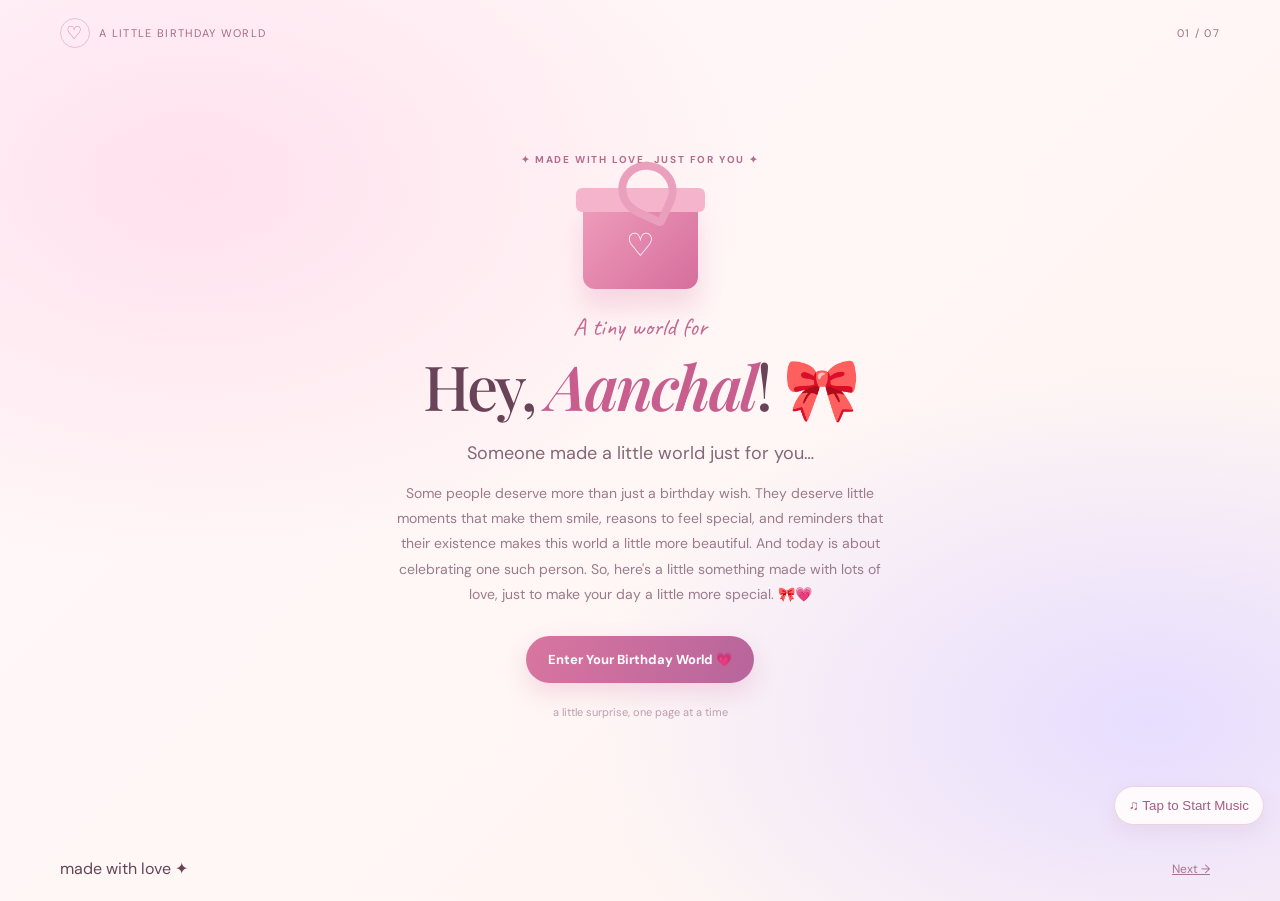
<file: index.html>
<!DOCTYPE html>
<html lang="en">
<head>
<meta charset="UTF-8"><meta name="viewport" content="width=device-width, initial-scale=1">
<title>A Little Birthday World 🎀</title><link rel="stylesheet" href="index.css">
</head>
<body data-song="0">
<div class="decor" id="decor" aria-hidden="true"></div>
<header><div class="brand"><span class="heartmark">♡</span><span>A little birthday world</span></div><div>01 / 07</div></header>
<main><section class="page"><div class="eyebrow">✦ MADE WITH LOVE, JUST FOR YOU ✦</div><div class="gift">♡</div>
<p class="script">A tiny world for</p><h1>Hey, <em id="herName">Birthday Girl</em>! 🎀</h1>
<p class="lead">Someone made a little world just for you…</p><p class="copy">Some people deserve more than just a birthday wish. They deserve little moments that make them smile, reasons to feel special, and reminders that their existence makes this world a little more beautiful. And today is about celebrating one such person. So, here's a little something made with lots of love, just to make your day a little more special. 🎀💗</p>
<a class="btn" href="pages/surprise.html">Enter Your Birthday World 💗</a><span class="note">a little surprise, one page at a time</span></section></main>
<button class="music" id="musicButton">♫ Music: Off</button><audio id="audio" loop></audio>
<footer><span class="footer-note">made with love ✦</span><a class="nav" href="pages/surprise.html">Next →</a></footer>
<script src="config.js"></script><script src="index.js"></script>
</body></html>
</file>
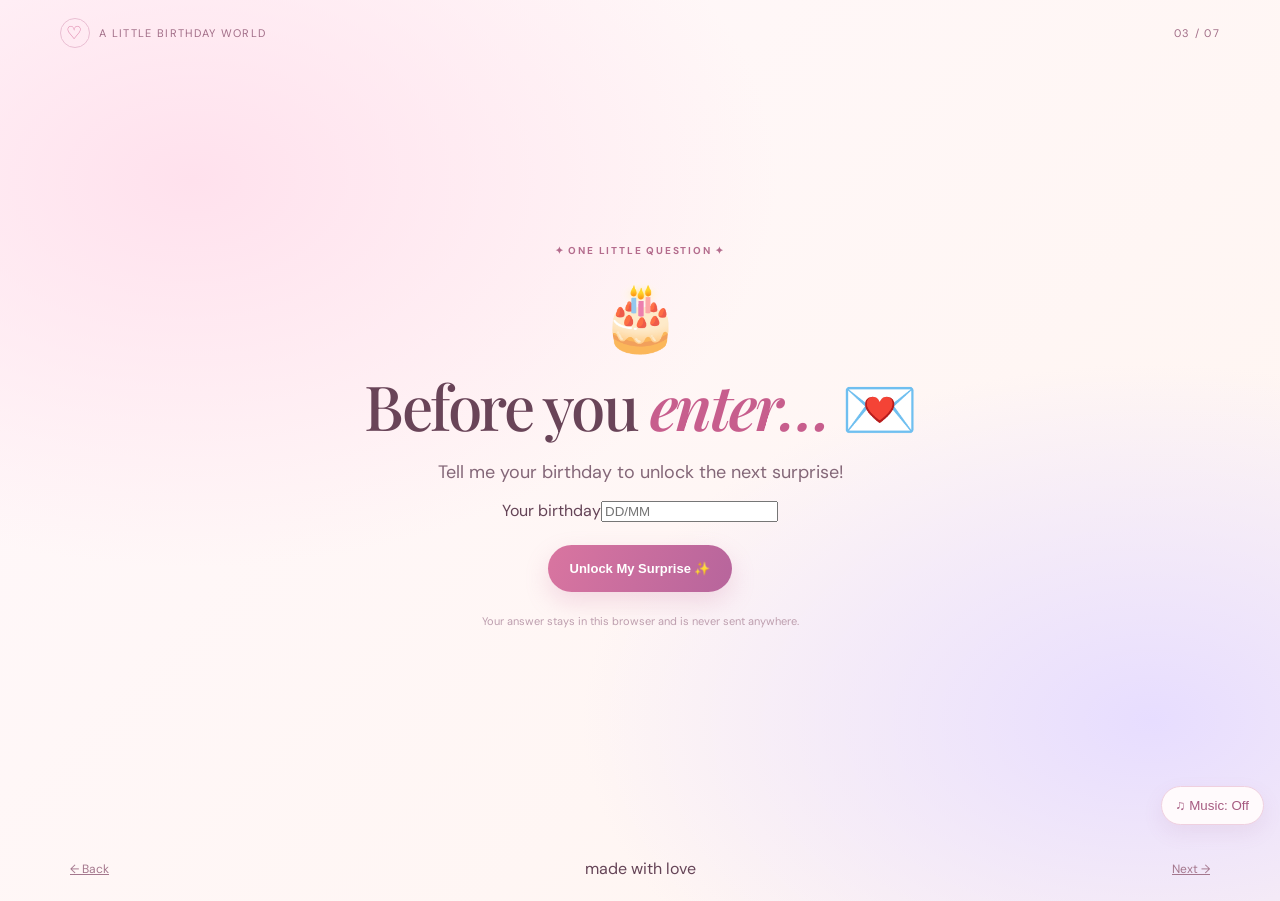
<file: pages/birthday-check.html>
<!DOCTYPE html>
<html lang="en">
<head>
<meta charset="UTF-8"><meta name="viewport" content="width=device-width, initial-scale=1">
<title>Birthday Check 💌</title><link rel="stylesheet" href="birthday-check.css">
</head>
<body data-song="2">
<div class="decor" id="decor" aria-hidden="true"></div>
<header><div class="brand"><span class="heartmark">♡</span><span>A little birthday world</span></div><div>03 / 07</div></header>
<main><section class="page"><div class="eyebrow">✦ ONE LITTLE QUESTION ✦</div><div style="font-size:65px;margin-bottom:12px">🎂</div>
<h1>Before you <em>enter…</em> 💌</h1><p class="lead">Tell me your birthday to unlock the next surprise!</p>
<form id="birthdayForm"><label for="birth">Your birthday</label><input type="text" id="birth" placeholder="DD/MM" maxlength="5" pattern="(0[1-9]|[12][0-9]|3[01])/(0[1-9]|1[0-2])" required><div class="error" id="error" role="alert"></div>
<button class="btn" type="submit">Unlock My Surprise ✨</button></form><span class="note">Your answer stays in this browser and is never sent anywhere.</span></section></main>
<button class="music" id="musicButton">♫ Music: Off</button><audio id="audio" loop></audio>
<footer><a class="nav" href="surprise.html">← Back</a><span class="footer-note">made with love</span><a class="nav" href="wish.html">Next →</a></footer>
<script src="../config.js"></script><script src="birthday-check.js"></script>
</body></html>
</file>
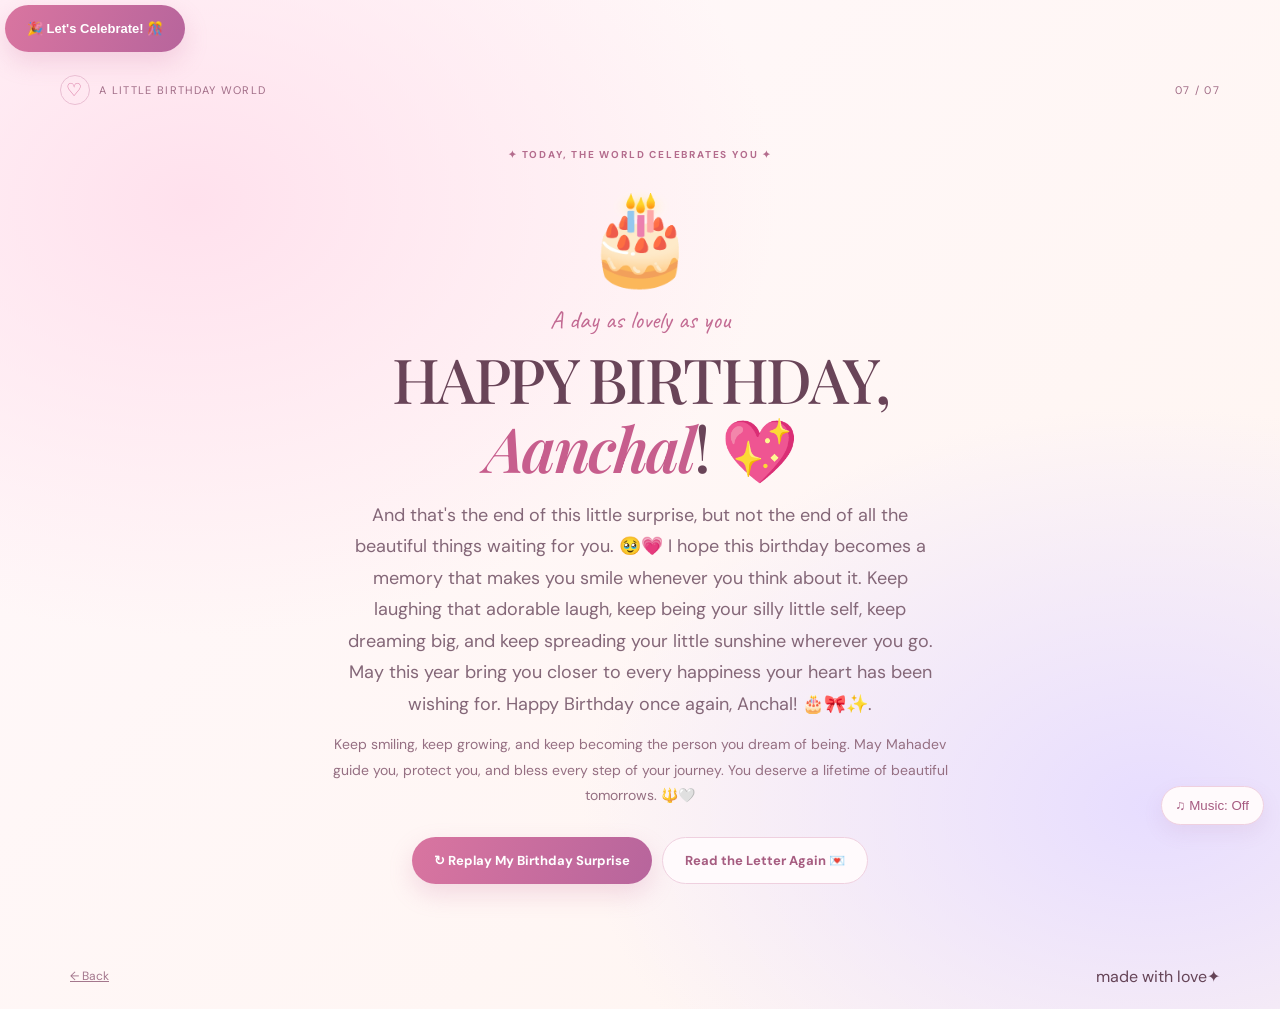
<file: pages/finale.html>
<!DOCTYPE html>
<html lang="en">
<head>
<meta charset="UTF-8"><meta name="viewport" content="width=device-width, initial-scale=1">
<title>Happy Birthday 💖</title><link rel="stylesheet" href="finale.css">
</head>

<button class="btn party-button" id="partyButton">
  🎉 Let's Celebrate! 🎊
</button>
<div id="confetti-container"></div>

<body data-song="6">
<div class="decor" id="decor" aria-hidden="true"></div>
<header><div class="brand"><span class="heartmark">♡</span><span>A little birthday world</span></div><div>07 / 07</div></header>
<main><section class="page"><div class="eyebrow">✦ TODAY, THE WORLD CELEBRATES YOU ✦</div><div class="cake">🎂</div>
<p class="script">A day as lovely as you</p><h1>HAPPY BIRTHDAY,<br><em id="herName">Birthday Girl</em>! 💖</h1>
<p class="lead">And that's the end of this little surprise, but not the end of all the beautiful things waiting for you. 🥹💗 I hope this birthday becomes a memory that makes you smile whenever you think about it. Keep laughing that adorable laugh, keep being your silly little self, keep dreaming big, and keep spreading your little sunshine wherever you go. May this year bring you closer to every happiness your heart has been wishing for. Happy Birthday once again, Anchal! 🎂🎀✨.</p>
<p class="finalwish">Keep smiling, keep growing, and keep becoming the person you dream of being. May Mahadev guide you, protect you, and bless every step of your journey. You deserve a lifetime of beautiful tomorrows. 🔱🤍</p>
<a class="btn" href="../index.html">↻ Replay My Birthday Surprise</a><a class="btn alt" href="letter.html">Read the Letter Again 💌</a></section></main>
<button class="music" id="musicButton">♫ Music: Off</button><audio id="audio" loop></audio>
<footer><a class="nav" href="gifts.html">← Back</a><span class="footer-note">made with love✦</span></footer>
<script src="../config.js"></script><script src="finale.js"></script>
</body></html>
</file>
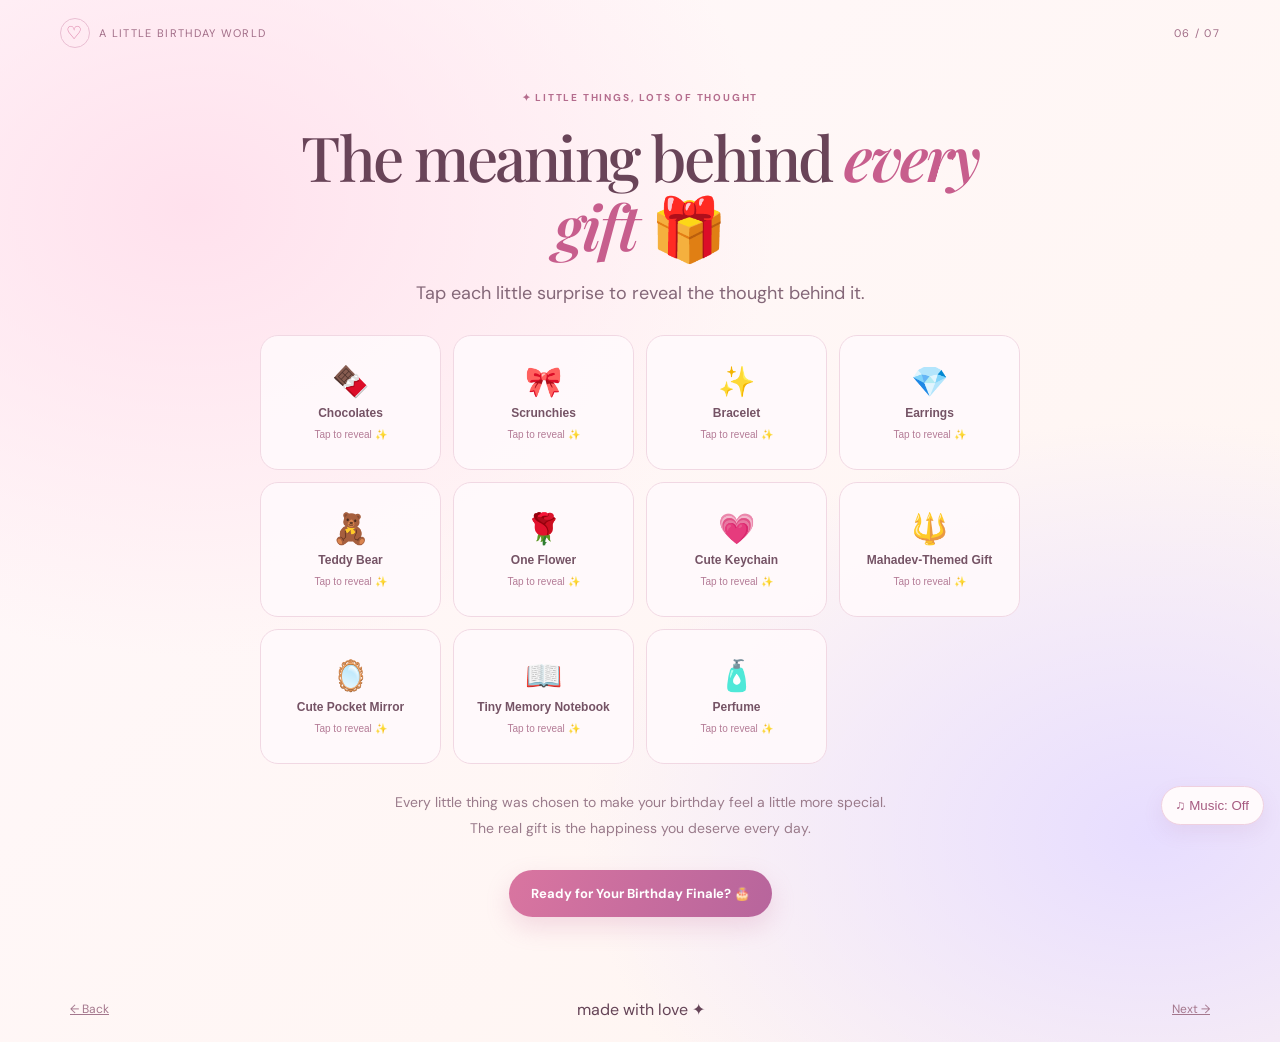
<file: pages/gifts.html>
<!DOCTYPE html>
<html lang="en">
<head>
<meta charset="UTF-8"><meta name="viewport" content="width=device-width, initial-scale=1">
<title>The Meaning Behind Every Gift 🎁</title><link rel="stylesheet" href="gifts.css">
</head>
<body data-song="5">
<div class="decor" id="decor" aria-hidden="true"></div>
<header><div class="brand"><span class="heartmark">♡</span><span>A little birthday world</span></div><div>06 / 07</div></header>
<main><section class="page"><div class="eyebrow">✦ LITTLE THINGS, LOTS OF THOUGHT</div><h1>The meaning behind <em>every gift</em> 🎁</h1>
<p class="lead">Tap each little surprise to reveal the thought behind it.</p><div class="gifts" id="gifts"></div>
<p class="copy">Every little thing was chosen to make your birthday feel a little more special. The real gift is the happiness you deserve every day.</p>
<a class="btn" href="finale.html">Ready for Your Birthday Finale? 🎂</a></section></main>
<button class="music" id="musicButton">♫ Music: Off</button><audio id="audio" loop></audio>
<footer><a class="nav" href="letter.html">← Back</a><span class="footer-note">made with love ✦</span><a class="nav" href="finale.html">Next →</a></footer>
<script src="../config.js"></script><script src="gifts.js"></script>
</body></html>
</file>
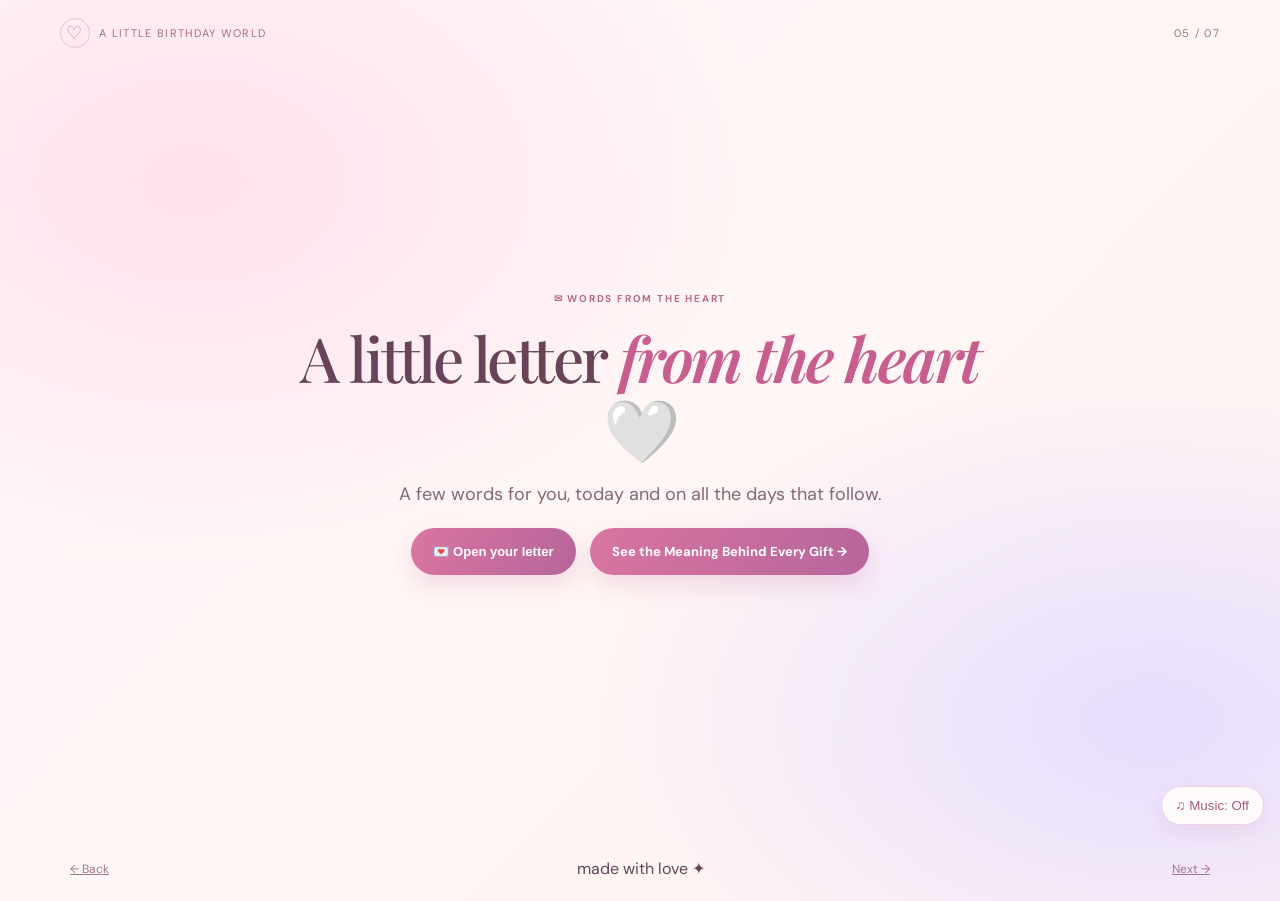
<file: pages/letter.html>
<!DOCTYPE html>
<html lang="en">
<head>
<meta charset="UTF-8"><meta name="viewport" content="width=device-width, initial-scale=1">
<title>A Letter From the Heart 💌</title><link rel="stylesheet" href="letter.css">
</head>
<body data-song="4">
<div class="decor" id="decor" aria-hidden="true"></div>
<header><div class="brand"><span class="heartmark">♡</span><span>A little birthday world</span></div><div>05 / 07</div></header>
<main><section class="page"><div class="eyebrow">✉ WORDS FROM THE HEART</div><h1>A little letter <em>from the heart</em> 🤍</h1>
<p class="lead">A few words for you, today and on all the days that follow.</p>
<button class="btn" id="openletter">💌 Open your letter</button><article class="letter" id="letter" hidden></article>
<div id="letterNext" hidden><button class="btn alt" id="fold">Fold the Letter</button></div>
<a class="btn" href="gifts.html">See the Meaning Behind Every Gift →</a></section></main>
<button class="music" id="musicButton">♫ Music: Off</button><audio id="audio" loop></audio>
<footer><a class="nav" href="wish.html">← Back</a><span class="footer-note">made with love ✦</span><a class="nav" href="gifts.html">Next →</a></footer>
<script src="../config.js"></script><script src="letter.js"></script>
</body></html>
</file>
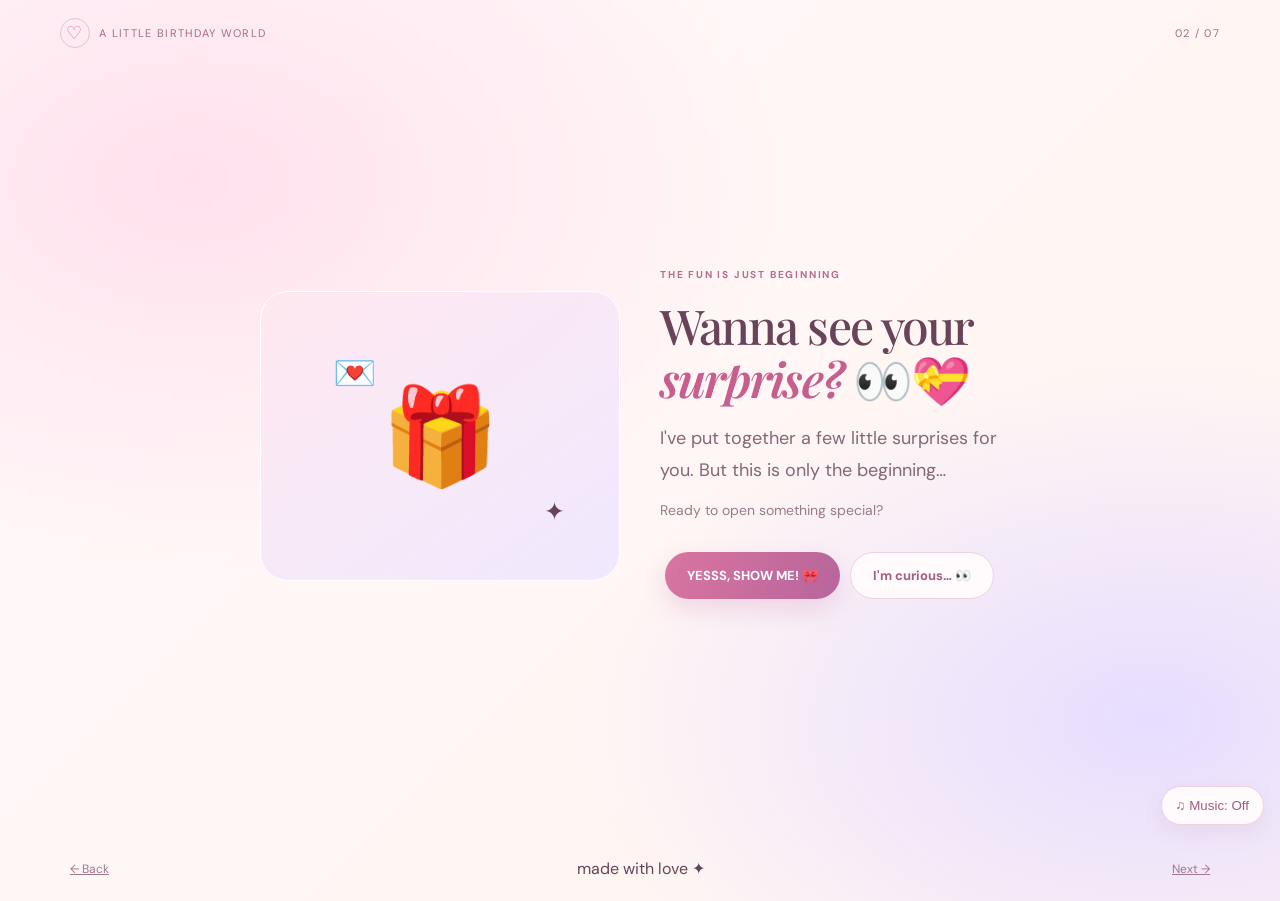
<file: pages/surprise.html>
<!DOCTYPE html>
<html lang="en">
<head>
<meta charset="UTF-8"><meta name="viewport" content="width=device-width, initial-scale=1">
<title>Your Birthday Surprise 🎁</title><link rel="stylesheet" href="surprise.css">
</head>
<body data-song="1">
<div class="decor" id="decor" aria-hidden="true"></div>
<header><div class="brand"><span class="heartmark">♡</span><span>A little birthday world</span></div><div>02 / 07</div></header>
<main><section class="page"><div class="split"><div class="art"><div class="emoji">🎁</div><span style="position:absolute;top:20%;left:20%;font-size:35px">💌</span><span style="position:absolute;right:15%;bottom:18%;font-size:25px">✦</span></div>
<div><div class="eyebrow">THE FUN IS JUST BEGINNING</div><h1>Wanna see your <em>surprise?</em> 👀💝</h1>
<p class="lead">I've put together a few little surprises for you. But this is only the beginning…</p><p class="copy">Ready to open something special?</p>
<a class="btn" href="birthday-check.html">YESSS, SHOW ME! 🎀</a><a class="btn alt" href="birthday-check.html">I'm curious… 👀</a></div></div></section></main>
<button class="music" id="musicButton">♫ Music: Off</button><audio id="audio" loop></audio>
<footer><a class="nav" href="../index.html">← Back</a><span class="footer-note">made with love ✦</span><a class="nav" href="birthday-check.html">Next →</a></footer>
<script src="../config.js"></script><script src="surprise.js"></script>
</body></html>
</file>
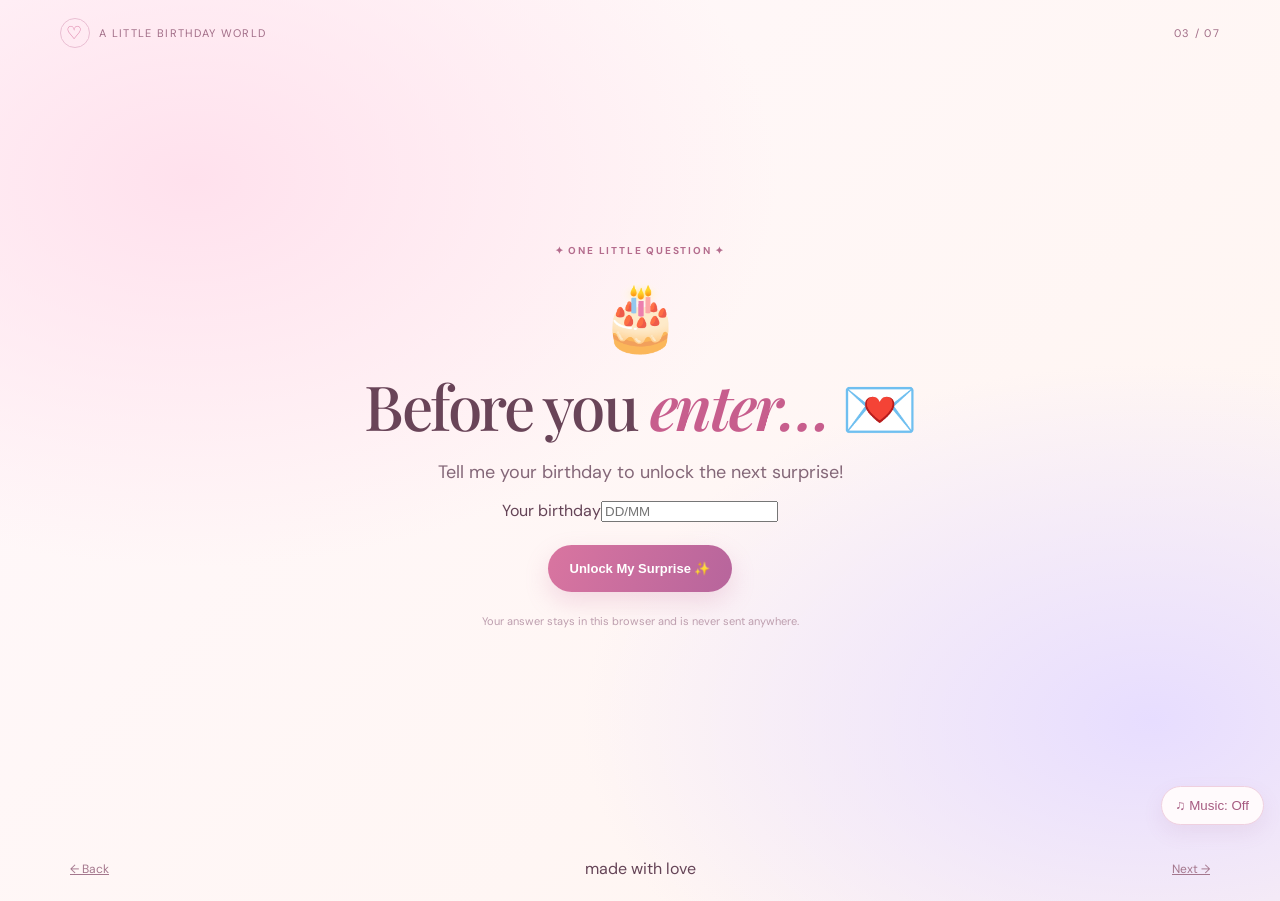
<file: pages/wish.html>
<!DOCTYPE html>
<html lang="en">
<head>
<meta charset="UTF-8"><meta name="viewport" content="width=device-width, initial-scale=1">
<title>A Little Wish 🌷</title><link rel="stylesheet" href="wish.css">
</head>
<body data-song="3">
<div class="decor" id="decor" aria-hidden="true"></div>
<header><div class="brand"><span class="heartmark">♡</span><span>A little birthday world</span></div><div>04 / 07</div></header>
<main><section class="page"><div class="split"><div class="art"><div class="flowerstage"><div class="stem"></div><div class="leaf l"></div><div class="leaf r"></div><div class="bloom" id="bloom"></div></div></div>
<div><div class="eyebrow">✿ A LITTLE WISH FOR YOU</div><h1>For the girl who deserves <em>beautiful things</em> 🌷</h1>
<p class="lead">If I could wish one thing for you, it would be that life always treats your heart gently. That even on the days when things don't go your way, you find a reason to smile. That you never doubt your worth, never stop dreaming, and never feel that you have to change your beautiful little self to be enough. You deserve happiness in its purest form. 🌷🤍</p>
<p class="copy" style="color:#b65f8a">May your life always find a way to bloom, even after the hardest days. 🤍</p><a class="btn" href="letter.html">There's More for You 💌</a></div></div></section></main>
<button class="music" id="musicButton">♫ Music: Off</button><audio id="audio" loop></audio>
<footer><a class="nav" href="birthday-check.html">← Back</a><span class="footer-note">made with love ✦</span><a class="nav" href="letter.html">Next →</a></footer>
<script src="../config.js"></script><script src="wish.js"></script>
</body></html>
</file>
<file: index.css>
@import url('https://fonts.googleapis.com/css2?family=Caveat:wght@500;600&family=DM+Sans:wght@400;500;700&family=Playfair+Display:ital,wght@0,500;0,600;1,600&display=swap');
:root{--pink:#d975a0;--deep:#b75c88;--ink:#654457;--soft:#9a7b8d}
*{box-sizing:border-box}
body{margin:0;font-family:'DM Sans',sans-serif;color:var(--ink);min-height:100vh;background:radial-gradient(ellipse at 15% 20%,#ffe1ed,transparent 38%),radial-gradient(ellipse at 90% 80%,#e7ddff,transparent 35%),linear-gradient(135deg,#fff8fb,#fff5f0);overflow-x:hidden}
header{display:flex;justify-content:space-between;align-items:center;padding:18px clamp(18px,5vw,60px);font-size:11px;letter-spacing:.12em;text-transform:uppercase;color:#a16d87;position:relative;z-index:2}
.brand{display:flex;gap:9px;align-items:center}.heartmark{border:1px solid #e9bed2;border-radius:50%;width:30px;height:30px;display:grid;place-items:center;font-size:18px;color:var(--pink)}
main{min-height:calc(100vh - 130px);display:flex;justify-content:center;align-items:center;padding:25px 18px 55px;position:relative;z-index:1}
.page{width:min(760px,100%);text-align:center;animation:appear .45s ease}
@keyframes appear{from{opacity:0;transform:translateY(12px)}to{opacity:1;transform:none}}@keyframes float{50%{transform:translateY(-9px) rotate(2deg)}}@keyframes rise{to{transform:translateY(-110vh) rotate(180deg);opacity:0}}
.decor{position:fixed;inset:0;pointer-events:none;overflow:hidden;z-index:0}.decor span{position:absolute;bottom:-30px;left:var(--x);font-size:var(--s);color:#d98ab0a0;animation:rise var(--t) linear infinite;animation-delay:var(--d)}
.eyebrow{font-size:10px;letter-spacing:.18em;font-weight:700;color:#b46c8d;margin-bottom:18px}
h1{font:500 clamp(35px,7vw,62px)/1.12 'Playfair Display',serif;letter-spacing:-.04em;margin:8px 0 17px;color:#694458}h1 em{font-weight:600;color:#c75e8d}
.script{font:25px 'Caveat',cursive;color:#c36b93;margin:0}.lead{font-size:clamp(15px,2vw,18px);line-height:1.75;color:#846778;max-width:590px;margin:0 auto 12px}
.copy{font-size:14px;line-height:1.8;color:#9a7b8b;max-width:510px;margin:8px auto 24px}
.btn{display:inline-flex;align-items:center;justify-content:center;gap:9px;border:0;border-radius:999px;background:linear-gradient(110deg,#d975a0,#b7659c);color:white;font-weight:700;font-size:13px;padding:14px 22px;min-height:47px;box-shadow:0 10px 25px #cb7ba43d;cursor:pointer;margin:5px;text-decoration:none;transition:.2s}
.btn:hover{transform:translateY(-2px)}.btn.alt{background:#fffafc;color:#a65c80;border:1px solid #efd0df;box-shadow:none}
.note{display:block;color:#bd9eae;font-size:11px;margin-top:17px}
.gift{width:115px;height:88px;margin:35px auto 22px;background:linear-gradient(135deg,#ef9dbb,#d66e9d);border-radius:8px 8px 12px 12px;position:relative;display:grid;place-items:center;color:white;font-size:32px;box-shadow:0 18px 25px #d777a53b;animation:float 3s ease-in-out infinite}
.gift:before{content:"";position:absolute;top:-13px;left:-7px;width:129px;height:24px;border-radius:6px;background:#f5b4cc}.gift:after{content:"";position:absolute;top:-39px;left:35px;width:43px;height:40px;border:8px solid #eaa0bd;border-radius:50% 50% 10% 50%;transform:rotate(25deg)}
.split{display:grid;grid-template-columns:1fr 1fr;gap:40px;align-items:center;text-align:left}.art{min-height:290px;border-radius:28px;background:linear-gradient(145deg,#ffe8f0dd,#eee6ffdd);display:grid;place-items:center;position:relative;overflow:hidden;border:1px solid #fff}.art .emoji{font-size:95px;animation:float 3s ease-in-out infinite}
.split .eyebrow{text-align:left}.split h1{font-size:clamp(33px,4.5vw,48px)}.split .lead,.split .copy{margin-left:0}
input[type=date]{width:min(340px,100%);display:block;margin:14px auto;border:1px solid #e9c6d8;background:#fffafc;border-radius:14px;padding:14px;color:#80566c}.error{color:#b43c70;font-size:12px;min-height:18px}
.flowerstage{height:300px;position:relative;width:240px;margin:0 auto}.stem{position:absolute;width:8px;height:150px;bottom:25px;left:116px;border-radius:100% 100% 0 0;background:linear-gradient(90deg,#6caa7b,#a6d39b);transform-origin:bottom;animation:grow 2s ease-out both}
.leaf{position:absolute;width:55px;height:26px;background:linear-gradient(130deg,#acd7a0,#65a777);border-radius:100% 0 100% 0;bottom:90px;opacity:0;animation:leaf .8s 1.3s forwards}.leaf.l{left:65px;transform:rotate(15deg)}.leaf.r{left:119px;bottom:120px;transform:scaleX(-1) rotate(10deg);animation-delay:1.6s}
.bloom{position:absolute;top:7px;left:60px;width:120px;height:120px;animation:bloom 1.5s 1.8s both;transform:scale(0)}.petal{position:absolute;top:2px;left:45px;width:31px;height:61px;border-radius:60% 60% 40% 40%;background:linear-gradient(150deg,#ffd3e3,#e879a6 72%);transform-origin:50% 58px;transform:rotate(calc(var(--n)*36deg))}.centerflower{position:absolute;top:45px;left:43px;width:36px;height:36px;border-radius:50%;background:radial-gradient(circle,#ffe9a9,#e9b35d)}
@keyframes grow{from{transform:scaleY(0)}to{transform:scaleY(1)}}@keyframes leaf{to{opacity:1}}@keyframes bloom{to{transform:scale(1)}}
.letter{max-width:690px;margin:20px auto;padding:30px;text-align:left;background:#fffdf6;border:1px solid #f2e3cf;border-radius:5px 18px;box-shadow:0 20px 45px #ae7b6721;line-height:1.85;font:15px/1.9 'Playfair Display',serif}.letter p{margin:0 0 14px}.letter .signature{font:23px 'Caveat',cursive;color:#a75f80;margin-top:22px}
.gifts{display:grid;grid-template-columns:repeat(4,1fr);gap:12px;margin:26px 0}.giftcard{min-height:135px;padding:14px 10px;border:1px solid #f1d8e3;border-radius:18px;background:#fffafcdd;color:#755365;cursor:pointer;display:flex;flex-direction:column;align-items:center;justify-content:center;gap:7px}
.giftcard .emoji{font-size:30px}.giftcard strong{font-size:12px}.giftcard small{font-size:10px;color:#b47b96;line-height:1.5}.giftcard.open{background:#fff0f6;border-color:#e4a3bf}
.cake{font-size:90px;margin:0 auto 8px;animation:float 2.5s infinite}.finalwish{max-width:620px;margin:12px auto 24px;color:#956f82;line-height:1.8;font-size:14px}
footer{min-height:65px;display:flex;align-items:center;justify-content:space-between;padding:10px clamp(18px,5vw,60px);position:relative;z-index:2}.nav{border:0;background:transparent;color:#a4778d;font-size:12px;cursor:pointer;padding:10px}
.music{position:fixed;right:16px;bottom:75px;z-index:5;border:1px solid #efd0df;border-radius:99px;background:#fffafc;color:#a65b81;padding:11px 14px;cursor:pointer;box-shadow:0 8px 20px #a9698b1b}
@media(max-width:650px){.split{grid-template-columns:1fr;gap:22px;text-align:center}.art{min-height:190px}.art .emoji{font-size:75px}.split .eyebrow{text-align:center}.split .lead,.split .copy{margin-left:auto}.gifts{grid-template-columns:repeat(2,1fr)}.letter{padding:22px}.music{bottom:75px;right:10px}}
@media(prefers-reduced-motion:reduce){*,*:before,*:after{animation-duration:.01ms!important;animation-iteration-count:1!important;transition-duration:.01ms!important}}

/* Page-specific custom styles for index. Add your own rules below. */
</file>
<file: pages/birthday-check.css>
@import url('https://fonts.googleapis.com/css2?family=Caveat:wght@500;600&family=DM+Sans:wght@400;500;700&family=Playfair+Display:ital,wght@0,500;0,600;1,600&display=swap');
:root{--pink:#d975a0;--deep:#b75c88;--ink:#654457;--soft:#9a7b8d}
*{box-sizing:border-box}
body{margin:0;font-family:'DM Sans',sans-serif;color:var(--ink);min-height:100vh;background:radial-gradient(ellipse at 15% 20%,#ffe1ed,transparent 38%),radial-gradient(ellipse at 90% 80%,#e7ddff,transparent 35%),linear-gradient(135deg,#fff8fb,#fff5f0);overflow-x:hidden}
header{display:flex;justify-content:space-between;align-items:center;padding:18px clamp(18px,5vw,60px);font-size:11px;letter-spacing:.12em;text-transform:uppercase;color:#a16d87;position:relative;z-index:2}
.brand{display:flex;gap:9px;align-items:center}.heartmark{border:1px solid #e9bed2;border-radius:50%;width:30px;height:30px;display:grid;place-items:center;font-size:18px;color:var(--pink)}
main{min-height:calc(100vh - 130px);display:flex;justify-content:center;align-items:center;padding:25px 18px 55px;position:relative;z-index:1}
.page{width:min(760px,100%);text-align:center;animation:appear .45s ease}
@keyframes appear{from{opacity:0;transform:translateY(12px)}to{opacity:1;transform:none}}@keyframes float{50%{transform:translateY(-9px) rotate(2deg)}}@keyframes rise{to{transform:translateY(-110vh) rotate(180deg);opacity:0}}
.decor{position:fixed;inset:0;pointer-events:none;overflow:hidden;z-index:0}.decor span{position:absolute;bottom:-30px;left:var(--x);font-size:var(--s);color:#d98ab0a0;animation:rise var(--t) linear infinite;animation-delay:var(--d)}
.eyebrow{font-size:10px;letter-spacing:.18em;font-weight:700;color:#b46c8d;margin-bottom:18px}
h1{font:500 clamp(35px,7vw,62px)/1.12 'Playfair Display',serif;letter-spacing:-.04em;margin:8px 0 17px;color:#694458}h1 em{font-weight:600;color:#c75e8d}
.script{font:25px 'Caveat',cursive;color:#c36b93;margin:0}.lead{font-size:clamp(15px,2vw,18px);line-height:1.75;color:#846778;max-width:590px;margin:0 auto 12px}
.copy{font-size:14px;line-height:1.8;color:#9a7b8b;max-width:510px;margin:8px auto 24px}
.btn{display:inline-flex;align-items:center;justify-content:center;gap:9px;border:0;border-radius:999px;background:linear-gradient(110deg,#d975a0,#b7659c);color:white;font-weight:700;font-size:13px;padding:14px 22px;min-height:47px;box-shadow:0 10px 25px #cb7ba43d;cursor:pointer;margin:5px;text-decoration:none;transition:.2s}
.btn:hover{transform:translateY(-2px)}.btn.alt{background:#fffafc;color:#a65c80;border:1px solid #efd0df;box-shadow:none}
.note{display:block;color:#bd9eae;font-size:11px;margin-top:17px}
.gift{width:115px;height:88px;margin:35px auto 22px;background:linear-gradient(135deg,#ef9dbb,#d66e9d);border-radius:8px 8px 12px 12px;position:relative;display:grid;place-items:center;color:white;font-size:32px;box-shadow:0 18px 25px #d777a53b;animation:float 3s ease-in-out infinite}
.gift:before{content:"";position:absolute;top:-13px;left:-7px;width:129px;height:24px;border-radius:6px;background:#f5b4cc}.gift:after{content:"";position:absolute;top:-39px;left:35px;width:43px;height:40px;border:8px solid #eaa0bd;border-radius:50% 50% 10% 50%;transform:rotate(25deg)}
.split{display:grid;grid-template-columns:1fr 1fr;gap:40px;align-items:center;text-align:left}.art{min-height:290px;border-radius:28px;background:linear-gradient(145deg,#ffe8f0dd,#eee6ffdd);display:grid;place-items:center;position:relative;overflow:hidden;border:1px solid #fff}.art .emoji{font-size:95px;animation:float 3s ease-in-out infinite}
.split .eyebrow{text-align:left}.split h1{font-size:clamp(33px,4.5vw,48px)}.split .lead,.split .copy{margin-left:0}
input[type=date]{width:min(340px,100%);display:block;margin:14px auto;border:1px solid #e9c6d8;background:#fffafc;border-radius:14px;padding:14px;color:#80566c}.error{color:#b43c70;font-size:12px;min-height:18px}
.flowerstage{height:300px;position:relative;width:240px;margin:0 auto}.stem{position:absolute;width:8px;height:150px;bottom:25px;left:116px;border-radius:100% 100% 0 0;background:linear-gradient(90deg,#6caa7b,#a6d39b);transform-origin:bottom;animation:grow 2s ease-out both}
.leaf{position:absolute;width:55px;height:26px;background:linear-gradient(130deg,#acd7a0,#65a777);border-radius:100% 0 100% 0;bottom:90px;opacity:0;animation:leaf .8s 1.3s forwards}.leaf.l{left:65px;transform:rotate(15deg)}.leaf.r{left:119px;bottom:120px;transform:scaleX(-1) rotate(10deg);animation-delay:1.6s}
.bloom{position:absolute;top:7px;left:60px;width:120px;height:120px;animation:bloom 1.5s 1.8s both;transform:scale(0)}.petal{position:absolute;top:2px;left:45px;width:31px;height:61px;border-radius:60% 60% 40% 40%;background:linear-gradient(150deg,#ffd3e3,#e879a6 72%);transform-origin:50% 58px;transform:rotate(calc(var(--n)*36deg))}.centerflower{position:absolute;top:45px;left:43px;width:36px;height:36px;border-radius:50%;background:radial-gradient(circle,#ffe9a9,#e9b35d)}
@keyframes grow{from{transform:scaleY(0)}to{transform:scaleY(1)}}@keyframes leaf{to{opacity:1}}@keyframes bloom{to{transform:scale(1)}}
.letter{max-width:690px;margin:20px auto;padding:30px;text-align:left;background:#fffdf6;border:1px solid #f2e3cf;border-radius:5px 18px;box-shadow:0 20px 45px #ae7b6721;line-height:1.85;font:15px/1.9 'Playfair Display',serif}.letter p{margin:0 0 14px}.letter .signature{font:23px 'Caveat',cursive;color:#a75f80;margin-top:22px}
.gifts{display:grid;grid-template-columns:repeat(4,1fr);gap:12px;margin:26px 0}.giftcard{min-height:135px;padding:14px 10px;border:1px solid #f1d8e3;border-radius:18px;background:#fffafcdd;color:#755365;cursor:pointer;display:flex;flex-direction:column;align-items:center;justify-content:center;gap:7px}
.giftcard .emoji{font-size:30px}.giftcard strong{font-size:12px}.giftcard small{font-size:10px;color:#b47b96;line-height:1.5}.giftcard.open{background:#fff0f6;border-color:#e4a3bf}
.cake{font-size:90px;margin:0 auto 8px;animation:float 2.5s infinite}.finalwish{max-width:620px;margin:12px auto 24px;color:#956f82;line-height:1.8;font-size:14px}
footer{min-height:65px;display:flex;align-items:center;justify-content:space-between;padding:10px clamp(18px,5vw,60px);position:relative;z-index:2}.nav{border:0;background:transparent;color:#a4778d;font-size:12px;cursor:pointer;padding:10px}
.music{position:fixed;right:16px;bottom:75px;z-index:5;border:1px solid #efd0df;border-radius:99px;background:#fffafc;color:#a65b81;padding:11px 14px;cursor:pointer;box-shadow:0 8px 20px #a9698b1b}
@media(max-width:650px){.split{grid-template-columns:1fr;gap:22px;text-align:center}.art{min-height:190px}.art .emoji{font-size:75px}.split .eyebrow{text-align:center}.split .lead,.split .copy{margin-left:auto}.gifts{grid-template-columns:repeat(2,1fr)}.letter{padding:22px}.music{bottom:75px;right:10px}}
@media(prefers-reduced-motion:reduce){*,*:before,*:after{animation-duration:.01ms!important;animation-iteration-count:1!important;transition-duration:.01ms!important}}

/* Page-specific custom styles for birthday-check. Add your own rules below. */
</file>
<file: pages/finale.css>
@import url('https://fonts.googleapis.com/css2?family=Caveat:wght@500;600&family=DM+Sans:wght@400;500;700&family=Playfair+Display:ital,wght@0,500;0,600;1,600&display=swap');
:root{--pink:#d975a0;--deep:#b75c88;--ink:#654457;--soft:#9a7b8d}
*{box-sizing:border-box}
body{margin:0;font-family:'DM Sans',sans-serif;color:var(--ink);min-height:100vh;background:radial-gradient(ellipse at 15% 20%,#ffe1ed,transparent 38%),radial-gradient(ellipse at 90% 80%,#e7ddff,transparent 35%),linear-gradient(135deg,#fff8fb,#fff5f0);overflow-x:hidden}
header{display:flex;justify-content:space-between;align-items:center;padding:18px clamp(18px,5vw,60px);font-size:11px;letter-spacing:.12em;text-transform:uppercase;color:#a16d87;position:relative;z-index:2}
.brand{display:flex;gap:9px;align-items:center}.heartmark{border:1px solid #e9bed2;border-radius:50%;width:30px;height:30px;display:grid;place-items:center;font-size:18px;color:var(--pink)}
main{min-height:calc(100vh - 130px);display:flex;justify-content:center;align-items:center;padding:25px 18px 55px;position:relative;z-index:1}
.page{width:min(760px,100%);text-align:center;animation:appear .45s ease}
@keyframes appear{from{opacity:0;transform:translateY(12px)}to{opacity:1;transform:none}}@keyframes float{50%{transform:translateY(-9px) rotate(2deg)}}@keyframes rise{to{transform:translateY(-110vh) rotate(180deg);opacity:0}}
.decor{position:fixed;inset:0;pointer-events:none;overflow:hidden;z-index:0}.decor span{position:absolute;bottom:-30px;left:var(--x);font-size:var(--s);color:#d98ab0a0;animation:rise var(--t) linear infinite;animation-delay:var(--d)}
.eyebrow{font-size:10px;letter-spacing:.18em;font-weight:700;color:#b46c8d;margin-bottom:18px}
h1{font:500 clamp(35px,7vw,62px)/1.12 'Playfair Display',serif;letter-spacing:-.04em;margin:8px 0 17px;color:#694458}h1 em{font-weight:600;color:#c75e8d}
.script{font:25px 'Caveat',cursive;color:#c36b93;margin:0}.lead{font-size:clamp(15px,2vw,18px);line-height:1.75;color:#846778;max-width:590px;margin:0 auto 12px}
.copy{font-size:14px;line-height:1.8;color:#9a7b8b;max-width:510px;margin:8px auto 24px}
.btn{display:inline-flex;align-items:center;justify-content:center;gap:9px;border:0;border-radius:999px;background:linear-gradient(110deg,#d975a0,#b7659c);color:white;font-weight:700;font-size:13px;padding:14px 22px;min-height:47px;box-shadow:0 10px 25px #cb7ba43d;cursor:pointer;margin:5px;text-decoration:none;transition:.2s}
.btn:hover{transform:translateY(-2px)}.btn.alt{background:#fffafc;color:#a65c80;border:1px solid #efd0df;box-shadow:none}
.note{display:block;color:#bd9eae;font-size:11px;margin-top:17px}
.gift{width:115px;height:88px;margin:35px auto 22px;background:linear-gradient(135deg,#ef9dbb,#d66e9d);border-radius:8px 8px 12px 12px;position:relative;display:grid;place-items:center;color:white;font-size:32px;box-shadow:0 18px 25px #d777a53b;animation:float 3s ease-in-out infinite}
.gift:before{content:"";position:absolute;top:-13px;left:-7px;width:129px;height:24px;border-radius:6px;background:#f5b4cc}.gift:after{content:"";position:absolute;top:-39px;left:35px;width:43px;height:40px;border:8px solid #eaa0bd;border-radius:50% 50% 10% 50%;transform:rotate(25deg)}
.split{display:grid;grid-template-columns:1fr 1fr;gap:40px;align-items:center;text-align:left}.art{min-height:290px;border-radius:28px;background:linear-gradient(145deg,#ffe8f0dd,#eee6ffdd);display:grid;place-items:center;position:relative;overflow:hidden;border:1px solid #fff}.art .emoji{font-size:95px;animation:float 3s ease-in-out infinite}
.split .eyebrow{text-align:left}.split h1{font-size:clamp(33px,4.5vw,48px)}.split .lead,.split .copy{margin-left:0}
input[type=date]{width:min(340px,100%);display:block;margin:14px auto;border:1px solid #e9c6d8;background:#fffafc;border-radius:14px;padding:14px;color:#80566c}.error{color:#b43c70;font-size:12px;min-height:18px}
.flowerstage{height:300px;position:relative;width:240px;margin:0 auto}.stem{position:absolute;width:8px;height:150px;bottom:25px;left:116px;border-radius:100% 100% 0 0;background:linear-gradient(90deg,#6caa7b,#a6d39b);transform-origin:bottom;animation:grow 2s ease-out both}
.leaf{position:absolute;width:55px;height:26px;background:linear-gradient(130deg,#acd7a0,#65a777);border-radius:100% 0 100% 0;bottom:90px;opacity:0;animation:leaf .8s 1.3s forwards}.leaf.l{left:65px;transform:rotate(15deg)}.leaf.r{left:119px;bottom:120px;transform:scaleX(-1) rotate(10deg);animation-delay:1.6s}
.bloom{position:absolute;top:7px;left:60px;width:120px;height:120px;animation:bloom 1.5s 1.8s both;transform:scale(0)}.petal{position:absolute;top:2px;left:45px;width:31px;height:61px;border-radius:60% 60% 40% 40%;background:linear-gradient(150deg,#ffd3e3,#e879a6 72%);transform-origin:50% 58px;transform:rotate(calc(var(--n)*36deg))}.centerflower{position:absolute;top:45px;left:43px;width:36px;height:36px;border-radius:50%;background:radial-gradient(circle,#ffe9a9,#e9b35d)}
@keyframes grow{from{transform:scaleY(0)}to{transform:scaleY(1)}}@keyframes leaf{to{opacity:1}}@keyframes bloom{to{transform:scale(1)}}
.letter{max-width:690px;margin:20px auto;padding:30px;text-align:left;background:#fffdf6;border:1px solid #f2e3cf;border-radius:5px 18px;box-shadow:0 20px 45px #ae7b6721;line-height:1.85;font:15px/1.9 'Playfair Display',serif}.letter p{margin:0 0 14px}.letter .signature{font:23px 'Caveat',cursive;color:#a75f80;margin-top:22px}
.gifts{display:grid;grid-template-columns:repeat(4,1fr);gap:12px;margin:26px 0}.giftcard{min-height:135px;padding:14px 10px;border:1px solid #f1d8e3;border-radius:18px;background:#fffafcdd;color:#755365;cursor:pointer;display:flex;flex-direction:column;align-items:center;justify-content:center;gap:7px}
.giftcard .emoji{font-size:30px}.giftcard strong{font-size:12px}.giftcard small{font-size:10px;color:#b47b96;line-height:1.5}.giftcard.open{background:#fff0f6;border-color:#e4a3bf}
.cake{font-size:90px;margin:0 auto 8px;animation:float 2.5s infinite}.finalwish{max-width:620px;margin:12px auto 24px;color:#956f82;line-height:1.8;font-size:14px}
footer{min-height:65px;display:flex;align-items:center;justify-content:space-between;padding:10px clamp(18px,5vw,60px);position:relative;z-index:2}.nav{border:0;background:transparent;color:#a4778d;font-size:12px;cursor:pointer;padding:10px}
.music{position:fixed;right:16px;bottom:75px;z-index:5;border:1px solid #efd0df;border-radius:99px;background:#fffafc;color:#a65b81;padding:11px 14px;cursor:pointer;box-shadow:0 8px 20px #a9698b1b}
@media(max-width:650px){.split{grid-template-columns:1fr;gap:22px;text-align:center}.art{min-height:190px}.art .emoji{font-size:75px}.split .eyebrow{text-align:center}.split .lead,.split .copy{margin-left:auto}.gifts{grid-template-columns:repeat(2,1fr)}.letter{padding:22px}.music{bottom:75px;right:10px}}
@media(prefers-reduced-motion:reduce){*,*:before,*:after{animation-duration:.01ms!important;animation-iteration-count:1!important;transition-duration:.01ms!important}}

/* Page-specific custom styles for finale. Add your own rules below. */

/* Birthday party popper celebration */
#confetti-container {
  position: fixed;
  inset: 0;
  overflow: hidden;
  pointer-events: none;
  z-index: 9999;
}

.confetti-piece {
  position: absolute;
  top: -20px;
  width: 10px;
  height: 16px;
  opacity: 0;
  animation: confetti-fall var(--duration) ease-in forwards;
  animation-delay: var(--delay);
}

.party-popper {
  position: fixed;
  top: 50%;
  left: 50%;
  font-size: 85px;
  z-index: 9998;
  pointer-events: none;
  animation: popper-burst 1s ease-out forwards;
}

.party-button {
  position: relative;
  z-index: 2;
}

@keyframes confetti-fall {
  0% {
    transform: translate3d(0, 0, 0) rotate(0deg);
    opacity: 1;
  }
  100% {
    transform: translate3d(var(--drift), 110vh, 0)
               rotate(var(--rotation));
    opacity: 0;
  }
}

@keyframes popper-burst {
  0% {
    transform: translate(-50%, -50%) scale(0.2) rotate(-20deg);
    opacity: 0;
  }
  35% {
    transform: translate(-50%, -50%) scale(1.4) rotate(15deg);
    opacity: 1;
  }
  100% {
    transform: translate(-50%, -50%) scale(0.7) rotate(30deg);
    opacity: 0;
  }
}
</file>
<file: pages/gifts.css>
@import url('https://fonts.googleapis.com/css2?family=Caveat:wght@500;600&family=DM+Sans:wght@400;500;700&family=Playfair+Display:ital,wght@0,500;0,600;1,600&display=swap');
:root{--pink:#d975a0;--deep:#b75c88;--ink:#654457;--soft:#9a7b8d}
*{box-sizing:border-box}
body{margin:0;font-family:'DM Sans',sans-serif;color:var(--ink);min-height:100vh;background:radial-gradient(ellipse at 15% 20%,#ffe1ed,transparent 38%),radial-gradient(ellipse at 90% 80%,#e7ddff,transparent 35%),linear-gradient(135deg,#fff8fb,#fff5f0);overflow-x:hidden}
header{display:flex;justify-content:space-between;align-items:center;padding:18px clamp(18px,5vw,60px);font-size:11px;letter-spacing:.12em;text-transform:uppercase;color:#a16d87;position:relative;z-index:2}
.brand{display:flex;gap:9px;align-items:center}.heartmark{border:1px solid #e9bed2;border-radius:50%;width:30px;height:30px;display:grid;place-items:center;font-size:18px;color:var(--pink)}
main{min-height:calc(100vh - 130px);display:flex;justify-content:center;align-items:center;padding:25px 18px 55px;position:relative;z-index:1}
.page{width:min(760px,100%);text-align:center;animation:appear .45s ease}
@keyframes appear{from{opacity:0;transform:translateY(12px)}to{opacity:1;transform:none}}@keyframes float{50%{transform:translateY(-9px) rotate(2deg)}}@keyframes rise{to{transform:translateY(-110vh) rotate(180deg);opacity:0}}
.decor{position:fixed;inset:0;pointer-events:none;overflow:hidden;z-index:0}.decor span{position:absolute;bottom:-30px;left:var(--x);font-size:var(--s);color:#d98ab0a0;animation:rise var(--t) linear infinite;animation-delay:var(--d)}
.eyebrow{font-size:10px;letter-spacing:.18em;font-weight:700;color:#b46c8d;margin-bottom:18px}
h1{font:500 clamp(35px,7vw,62px)/1.12 'Playfair Display',serif;letter-spacing:-.04em;margin:8px 0 17px;color:#694458}h1 em{font-weight:600;color:#c75e8d}
.script{font:25px 'Caveat',cursive;color:#c36b93;margin:0}.lead{font-size:clamp(15px,2vw,18px);line-height:1.75;color:#846778;max-width:590px;margin:0 auto 12px}
.copy{font-size:14px;line-height:1.8;color:#9a7b8b;max-width:510px;margin:8px auto 24px}
.btn{display:inline-flex;align-items:center;justify-content:center;gap:9px;border:0;border-radius:999px;background:linear-gradient(110deg,#d975a0,#b7659c);color:white;font-weight:700;font-size:13px;padding:14px 22px;min-height:47px;box-shadow:0 10px 25px #cb7ba43d;cursor:pointer;margin:5px;text-decoration:none;transition:.2s}
.btn:hover{transform:translateY(-2px)}.btn.alt{background:#fffafc;color:#a65c80;border:1px solid #efd0df;box-shadow:none}
.note{display:block;color:#bd9eae;font-size:11px;margin-top:17px}
.gift{width:115px;height:88px;margin:35px auto 22px;background:linear-gradient(135deg,#ef9dbb,#d66e9d);border-radius:8px 8px 12px 12px;position:relative;display:grid;place-items:center;color:white;font-size:32px;box-shadow:0 18px 25px #d777a53b;animation:float 3s ease-in-out infinite}
.gift:before{content:"";position:absolute;top:-13px;left:-7px;width:129px;height:24px;border-radius:6px;background:#f5b4cc}.gift:after{content:"";position:absolute;top:-39px;left:35px;width:43px;height:40px;border:8px solid #eaa0bd;border-radius:50% 50% 10% 50%;transform:rotate(25deg)}
.split{display:grid;grid-template-columns:1fr 1fr;gap:40px;align-items:center;text-align:left}.art{min-height:290px;border-radius:28px;background:linear-gradient(145deg,#ffe8f0dd,#eee6ffdd);display:grid;place-items:center;position:relative;overflow:hidden;border:1px solid #fff}.art .emoji{font-size:95px;animation:float 3s ease-in-out infinite}
.split .eyebrow{text-align:left}.split h1{font-size:clamp(33px,4.5vw,48px)}.split .lead,.split .copy{margin-left:0}
input[type=date]{width:min(340px,100%);display:block;margin:14px auto;border:1px solid #e9c6d8;background:#fffafc;border-radius:14px;padding:14px;color:#80566c}.error{color:#b43c70;font-size:12px;min-height:18px}
.flowerstage{height:300px;position:relative;width:240px;margin:0 auto}.stem{position:absolute;width:8px;height:150px;bottom:25px;left:116px;border-radius:100% 100% 0 0;background:linear-gradient(90deg,#6caa7b,#a6d39b);transform-origin:bottom;animation:grow 2s ease-out both}
.leaf{position:absolute;width:55px;height:26px;background:linear-gradient(130deg,#acd7a0,#65a777);border-radius:100% 0 100% 0;bottom:90px;opacity:0;animation:leaf .8s 1.3s forwards}.leaf.l{left:65px;transform:rotate(15deg)}.leaf.r{left:119px;bottom:120px;transform:scaleX(-1) rotate(10deg);animation-delay:1.6s}
.bloom{position:absolute;top:7px;left:60px;width:120px;height:120px;animation:bloom 1.5s 1.8s both;transform:scale(0)}.petal{position:absolute;top:2px;left:45px;width:31px;height:61px;border-radius:60% 60% 40% 40%;background:linear-gradient(150deg,#ffd3e3,#e879a6 72%);transform-origin:50% 58px;transform:rotate(calc(var(--n)*36deg))}.centerflower{position:absolute;top:45px;left:43px;width:36px;height:36px;border-radius:50%;background:radial-gradient(circle,#ffe9a9,#e9b35d)}
@keyframes grow{from{transform:scaleY(0)}to{transform:scaleY(1)}}@keyframes leaf{to{opacity:1}}@keyframes bloom{to{transform:scale(1)}}
.letter{max-width:690px;margin:20px auto;padding:30px;text-align:left;background:#fffdf6;border:1px solid #f2e3cf;border-radius:5px 18px;box-shadow:0 20px 45px #ae7b6721;line-height:1.85;font:15px/1.9 'Playfair Display',serif}.letter p{margin:0 0 14px}.letter .signature{font:23px 'Caveat',cursive;color:#a75f80;margin-top:22px}
.gifts{display:grid;grid-template-columns:repeat(4,1fr);gap:12px;margin:26px 0}.giftcard{min-height:135px;padding:14px 10px;border:1px solid #f1d8e3;border-radius:18px;background:#fffafcdd;color:#755365;cursor:pointer;display:flex;flex-direction:column;align-items:center;justify-content:center;gap:7px}
.giftcard .emoji{font-size:30px}.giftcard strong{font-size:12px}.giftcard small{font-size:10px;color:#b47b96;line-height:1.5}.giftcard.open{background:#fff0f6;border-color:#e4a3bf}
.cake{font-size:90px;margin:0 auto 8px;animation:float 2.5s infinite}.finalwish{max-width:620px;margin:12px auto 24px;color:#956f82;line-height:1.8;font-size:14px}
footer{min-height:65px;display:flex;align-items:center;justify-content:space-between;padding:10px clamp(18px,5vw,60px);position:relative;z-index:2}.nav{border:0;background:transparent;color:#a4778d;font-size:12px;cursor:pointer;padding:10px}
.music{position:fixed;right:16px;bottom:75px;z-index:5;border:1px solid #efd0df;border-radius:99px;background:#fffafc;color:#a65b81;padding:11px 14px;cursor:pointer;box-shadow:0 8px 20px #a9698b1b}
@media(max-width:650px){.split{grid-template-columns:1fr;gap:22px;text-align:center}.art{min-height:190px}.art .emoji{font-size:75px}.split .eyebrow{text-align:center}.split .lead,.split .copy{margin-left:auto}.gifts{grid-template-columns:repeat(2,1fr)}.letter{padding:22px}.music{bottom:75px;right:10px}}
@media(prefers-reduced-motion:reduce){*,*:before,*:after{animation-duration:.01ms!important;animation-iteration-count:1!important;transition-duration:.01ms!important}}

/* Page-specific custom styles for gifts. Add your own rules below. */
</file>
<file: pages/letter.css>
@import url('https://fonts.googleapis.com/css2?family=Caveat:wght@500;600&family=DM+Sans:wght@400;500;700&family=Playfair+Display:ital,wght@0,500;0,600;1,600&display=swap');
:root{--pink:#d975a0;--deep:#b75c88;--ink:#654457;--soft:#9a7b8d}
*{box-sizing:border-box}
body{margin:0;font-family:'DM Sans',sans-serif;color:var(--ink);min-height:100vh;background:radial-gradient(ellipse at 15% 20%,#ffe1ed,transparent 38%),radial-gradient(ellipse at 90% 80%,#e7ddff,transparent 35%),linear-gradient(135deg,#fff8fb,#fff5f0);overflow-x:hidden}
header{display:flex;justify-content:space-between;align-items:center;padding:18px clamp(18px,5vw,60px);font-size:11px;letter-spacing:.12em;text-transform:uppercase;color:#a16d87;position:relative;z-index:2}
.brand{display:flex;gap:9px;align-items:center}.heartmark{border:1px solid #e9bed2;border-radius:50%;width:30px;height:30px;display:grid;place-items:center;font-size:18px;color:var(--pink)}
main{min-height:calc(100vh - 130px);display:flex;justify-content:center;align-items:center;padding:25px 18px 55px;position:relative;z-index:1}
.page{width:min(760px,100%);text-align:center;animation:appear .45s ease}
@keyframes appear{from{opacity:0;transform:translateY(12px)}to{opacity:1;transform:none}}@keyframes float{50%{transform:translateY(-9px) rotate(2deg)}}@keyframes rise{to{transform:translateY(-110vh) rotate(180deg);opacity:0}}
.decor{position:fixed;inset:0;pointer-events:none;overflow:hidden;z-index:0}.decor span{position:absolute;bottom:-30px;left:var(--x);font-size:var(--s);color:#d98ab0a0;animation:rise var(--t) linear infinite;animation-delay:var(--d)}
.eyebrow{font-size:10px;letter-spacing:.18em;font-weight:700;color:#b46c8d;margin-bottom:18px}
h1{font:500 clamp(35px,7vw,62px)/1.12 'Playfair Display',serif;letter-spacing:-.04em;margin:8px 0 17px;color:#694458}h1 em{font-weight:600;color:#c75e8d}
.script{font:25px 'Caveat',cursive;color:#c36b93;margin:0}.lead{font-size:clamp(15px,2vw,18px);line-height:1.75;color:#846778;max-width:590px;margin:0 auto 12px}
.copy{font-size:14px;line-height:1.8;color:#9a7b8b;max-width:510px;margin:8px auto 24px}
.btn{display:inline-flex;align-items:center;justify-content:center;gap:9px;border:0;border-radius:999px;background:linear-gradient(110deg,#d975a0,#b7659c);color:white;font-weight:700;font-size:13px;padding:14px 22px;min-height:47px;box-shadow:0 10px 25px #cb7ba43d;cursor:pointer;margin:5px;text-decoration:none;transition:.2s}
.btn:hover{transform:translateY(-2px)}.btn.alt{background:#fffafc;color:#a65c80;border:1px solid #efd0df;box-shadow:none}
.note{display:block;color:#bd9eae;font-size:11px;margin-top:17px}
.gift{width:115px;height:88px;margin:35px auto 22px;background:linear-gradient(135deg,#ef9dbb,#d66e9d);border-radius:8px 8px 12px 12px;position:relative;display:grid;place-items:center;color:white;font-size:32px;box-shadow:0 18px 25px #d777a53b;animation:float 3s ease-in-out infinite}
.gift:before{content:"";position:absolute;top:-13px;left:-7px;width:129px;height:24px;border-radius:6px;background:#f5b4cc}.gift:after{content:"";position:absolute;top:-39px;left:35px;width:43px;height:40px;border:8px solid #eaa0bd;border-radius:50% 50% 10% 50%;transform:rotate(25deg)}
.split{display:grid;grid-template-columns:1fr 1fr;gap:40px;align-items:center;text-align:left}.art{min-height:290px;border-radius:28px;background:linear-gradient(145deg,#ffe8f0dd,#eee6ffdd);display:grid;place-items:center;position:relative;overflow:hidden;border:1px solid #fff}.art .emoji{font-size:95px;animation:float 3s ease-in-out infinite}
.split .eyebrow{text-align:left}.split h1{font-size:clamp(33px,4.5vw,48px)}.split .lead,.split .copy{margin-left:0}
input[type=date]{width:min(340px,100%);display:block;margin:14px auto;border:1px solid #e9c6d8;background:#fffafc;border-radius:14px;padding:14px;color:#80566c}.error{color:#b43c70;font-size:12px;min-height:18px}
.flowerstage{height:300px;position:relative;width:240px;margin:0 auto}.stem{position:absolute;width:8px;height:150px;bottom:25px;left:116px;border-radius:100% 100% 0 0;background:linear-gradient(90deg,#6caa7b,#a6d39b);transform-origin:bottom;animation:grow 2s ease-out both}
.leaf{position:absolute;width:55px;height:26px;background:linear-gradient(130deg,#acd7a0,#65a777);border-radius:100% 0 100% 0;bottom:90px;opacity:0;animation:leaf .8s 1.3s forwards}.leaf.l{left:65px;transform:rotate(15deg)}.leaf.r{left:119px;bottom:120px;transform:scaleX(-1) rotate(10deg);animation-delay:1.6s}
.bloom{position:absolute;top:7px;left:60px;width:120px;height:120px;animation:bloom 1.5s 1.8s both;transform:scale(0)}.petal{position:absolute;top:2px;left:45px;width:31px;height:61px;border-radius:60% 60% 40% 40%;background:linear-gradient(150deg,#ffd3e3,#e879a6 72%);transform-origin:50% 58px;transform:rotate(calc(var(--n)*36deg))}.centerflower{position:absolute;top:45px;left:43px;width:36px;height:36px;border-radius:50%;background:radial-gradient(circle,#ffe9a9,#e9b35d)}
@keyframes grow{from{transform:scaleY(0)}to{transform:scaleY(1)}}@keyframes leaf{to{opacity:1}}@keyframes bloom{to{transform:scale(1)}}
.letter{max-width:690px;margin:20px auto;padding:30px;text-align:left;background:#fffdf6;border:1px solid #f2e3cf;border-radius:5px 18px;box-shadow:0 20px 45px #ae7b6721;line-height:1.85;font:15px/1.9 'Playfair Display',serif}.letter p{margin:0 0 14px}.letter .signature{font:23px 'Caveat',cursive;color:#a75f80;margin-top:22px}
.gifts{display:grid;grid-template-columns:repeat(4,1fr);gap:12px;margin:26px 0}.giftcard{min-height:135px;padding:14px 10px;border:1px solid #f1d8e3;border-radius:18px;background:#fffafcdd;color:#755365;cursor:pointer;display:flex;flex-direction:column;align-items:center;justify-content:center;gap:7px}
.giftcard .emoji{font-size:30px}.giftcard strong{font-size:12px}.giftcard small{font-size:10px;color:#b47b96;line-height:1.5}.giftcard.open{background:#fff0f6;border-color:#e4a3bf}
.cake{font-size:90px;margin:0 auto 8px;animation:float 2.5s infinite}.finalwish{max-width:620px;margin:12px auto 24px;color:#956f82;line-height:1.8;font-size:14px}
footer{min-height:65px;display:flex;align-items:center;justify-content:space-between;padding:10px clamp(18px,5vw,60px);position:relative;z-index:2}.nav{border:0;background:transparent;color:#a4778d;font-size:12px;cursor:pointer;padding:10px}
.music{position:fixed;right:16px;bottom:75px;z-index:5;border:1px solid #efd0df;border-radius:99px;background:#fffafc;color:#a65b81;padding:11px 14px;cursor:pointer;box-shadow:0 8px 20px #a9698b1b}
@media(max-width:650px){.split{grid-template-columns:1fr;gap:22px;text-align:center}.art{min-height:190px}.art .emoji{font-size:75px}.split .eyebrow{text-align:center}.split .lead,.split .copy{margin-left:auto}.gifts{grid-template-columns:repeat(2,1fr)}.letter{padding:22px}.music{bottom:75px;right:10px}}
@media(prefers-reduced-motion:reduce){*,*:before,*:after{animation-duration:.01ms!important;animation-iteration-count:1!important;transition-duration:.01ms!important}}

/* Page-specific custom styles for letter. Add your own rules below. */
</file>
<file: pages/surprise.css>
@import url('https://fonts.googleapis.com/css2?family=Caveat:wght@500;600&family=DM+Sans:wght@400;500;700&family=Playfair+Display:ital,wght@0,500;0,600;1,600&display=swap');
:root{--pink:#d975a0;--deep:#b75c88;--ink:#654457;--soft:#9a7b8d}
*{box-sizing:border-box}
body{margin:0;font-family:'DM Sans',sans-serif;color:var(--ink);min-height:100vh;background:radial-gradient(ellipse at 15% 20%,#ffe1ed,transparent 38%),radial-gradient(ellipse at 90% 80%,#e7ddff,transparent 35%),linear-gradient(135deg,#fff8fb,#fff5f0);overflow-x:hidden}
header{display:flex;justify-content:space-between;align-items:center;padding:18px clamp(18px,5vw,60px);font-size:11px;letter-spacing:.12em;text-transform:uppercase;color:#a16d87;position:relative;z-index:2}
.brand{display:flex;gap:9px;align-items:center}.heartmark{border:1px solid #e9bed2;border-radius:50%;width:30px;height:30px;display:grid;place-items:center;font-size:18px;color:var(--pink)}
main{min-height:calc(100vh - 130px);display:flex;justify-content:center;align-items:center;padding:25px 18px 55px;position:relative;z-index:1}
.page{width:min(760px,100%);text-align:center;animation:appear .45s ease}
@keyframes appear{from{opacity:0;transform:translateY(12px)}to{opacity:1;transform:none}}@keyframes float{50%{transform:translateY(-9px) rotate(2deg)}}@keyframes rise{to{transform:translateY(-110vh) rotate(180deg);opacity:0}}
.decor{position:fixed;inset:0;pointer-events:none;overflow:hidden;z-index:0}.decor span{position:absolute;bottom:-30px;left:var(--x);font-size:var(--s);color:#d98ab0a0;animation:rise var(--t) linear infinite;animation-delay:var(--d)}
.eyebrow{font-size:10px;letter-spacing:.18em;font-weight:700;color:#b46c8d;margin-bottom:18px}
h1{font:500 clamp(35px,7vw,62px)/1.12 'Playfair Display',serif;letter-spacing:-.04em;margin:8px 0 17px;color:#694458}h1 em{font-weight:600;color:#c75e8d}
.script{font:25px 'Caveat',cursive;color:#c36b93;margin:0}.lead{font-size:clamp(15px,2vw,18px);line-height:1.75;color:#846778;max-width:590px;margin:0 auto 12px}
.copy{font-size:14px;line-height:1.8;color:#9a7b8b;max-width:510px;margin:8px auto 24px}
.btn{display:inline-flex;align-items:center;justify-content:center;gap:9px;border:0;border-radius:999px;background:linear-gradient(110deg,#d975a0,#b7659c);color:white;font-weight:700;font-size:13px;padding:14px 22px;min-height:47px;box-shadow:0 10px 25px #cb7ba43d;cursor:pointer;margin:5px;text-decoration:none;transition:.2s}
.btn:hover{transform:translateY(-2px)}.btn.alt{background:#fffafc;color:#a65c80;border:1px solid #efd0df;box-shadow:none}
.note{display:block;color:#bd9eae;font-size:11px;margin-top:17px}
.gift{width:115px;height:88px;margin:35px auto 22px;background:linear-gradient(135deg,#ef9dbb,#d66e9d);border-radius:8px 8px 12px 12px;position:relative;display:grid;place-items:center;color:white;font-size:32px;box-shadow:0 18px 25px #d777a53b;animation:float 3s ease-in-out infinite}
.gift:before{content:"";position:absolute;top:-13px;left:-7px;width:129px;height:24px;border-radius:6px;background:#f5b4cc}.gift:after{content:"";position:absolute;top:-39px;left:35px;width:43px;height:40px;border:8px solid #eaa0bd;border-radius:50% 50% 10% 50%;transform:rotate(25deg)}
.split{display:grid;grid-template-columns:1fr 1fr;gap:40px;align-items:center;text-align:left}.art{min-height:290px;border-radius:28px;background:linear-gradient(145deg,#ffe8f0dd,#eee6ffdd);display:grid;place-items:center;position:relative;overflow:hidden;border:1px solid #fff}.art .emoji{font-size:95px;animation:float 3s ease-in-out infinite}
.split .eyebrow{text-align:left}.split h1{font-size:clamp(33px,4.5vw,48px)}.split .lead,.split .copy{margin-left:0}
input[type=date]{width:min(340px,100%);display:block;margin:14px auto;border:1px solid #e9c6d8;background:#fffafc;border-radius:14px;padding:14px;color:#80566c}.error{color:#b43c70;font-size:12px;min-height:18px}
.flowerstage{height:300px;position:relative;width:240px;margin:0 auto}.stem{position:absolute;width:8px;height:150px;bottom:25px;left:116px;border-radius:100% 100% 0 0;background:linear-gradient(90deg,#6caa7b,#a6d39b);transform-origin:bottom;animation:grow 2s ease-out both}
.leaf{position:absolute;width:55px;height:26px;background:linear-gradient(130deg,#acd7a0,#65a777);border-radius:100% 0 100% 0;bottom:90px;opacity:0;animation:leaf .8s 1.3s forwards}.leaf.l{left:65px;transform:rotate(15deg)}.leaf.r{left:119px;bottom:120px;transform:scaleX(-1) rotate(10deg);animation-delay:1.6s}
.bloom{position:absolute;top:7px;left:60px;width:120px;height:120px;animation:bloom 1.5s 1.8s both;transform:scale(0)}.petal{position:absolute;top:2px;left:45px;width:31px;height:61px;border-radius:60% 60% 40% 40%;background:linear-gradient(150deg,#ffd3e3,#e879a6 72%);transform-origin:50% 58px;transform:rotate(calc(var(--n)*36deg))}.centerflower{position:absolute;top:45px;left:43px;width:36px;height:36px;border-radius:50%;background:radial-gradient(circle,#ffe9a9,#e9b35d)}
@keyframes grow{from{transform:scaleY(0)}to{transform:scaleY(1)}}@keyframes leaf{to{opacity:1}}@keyframes bloom{to{transform:scale(1)}}
.letter{max-width:690px;margin:20px auto;padding:30px;text-align:left;background:#fffdf6;border:1px solid #f2e3cf;border-radius:5px 18px;box-shadow:0 20px 45px #ae7b6721;line-height:1.85;font:15px/1.9 'Playfair Display',serif}.letter p{margin:0 0 14px}.letter .signature{font:23px 'Caveat',cursive;color:#a75f80;margin-top:22px}
.gifts{display:grid;grid-template-columns:repeat(4,1fr);gap:12px;margin:26px 0}.giftcard{min-height:135px;padding:14px 10px;border:1px solid #f1d8e3;border-radius:18px;background:#fffafcdd;color:#755365;cursor:pointer;display:flex;flex-direction:column;align-items:center;justify-content:center;gap:7px}
.giftcard .emoji{font-size:30px}.giftcard strong{font-size:12px}.giftcard small{font-size:10px;color:#b47b96;line-height:1.5}.giftcard.open{background:#fff0f6;border-color:#e4a3bf}
.cake{font-size:90px;margin:0 auto 8px;animation:float 2.5s infinite}.finalwish{max-width:620px;margin:12px auto 24px;color:#956f82;line-height:1.8;font-size:14px}
footer{min-height:65px;display:flex;align-items:center;justify-content:space-between;padding:10px clamp(18px,5vw,60px);position:relative;z-index:2}.nav{border:0;background:transparent;color:#a4778d;font-size:12px;cursor:pointer;padding:10px}
.music{position:fixed;right:16px;bottom:75px;z-index:5;border:1px solid #efd0df;border-radius:99px;background:#fffafc;color:#a65b81;padding:11px 14px;cursor:pointer;box-shadow:0 8px 20px #a9698b1b}
@media(max-width:650px){.split{grid-template-columns:1fr;gap:22px;text-align:center}.art{min-height:190px}.art .emoji{font-size:75px}.split .eyebrow{text-align:center}.split .lead,.split .copy{margin-left:auto}.gifts{grid-template-columns:repeat(2,1fr)}.letter{padding:22px}.music{bottom:75px;right:10px}}
@media(prefers-reduced-motion:reduce){*,*:before,*:after{animation-duration:.01ms!important;animation-iteration-count:1!important;transition-duration:.01ms!important}}

/* Page-specific custom styles for surprise. Add your own rules below. */
</file>
<file: pages/wish.css>
@import url('https://fonts.googleapis.com/css2?family=Caveat:wght@500;600&family=DM+Sans:wght@400;500;700&family=Playfair+Display:ital,wght@0,500;0,600;1,600&display=swap');
:root{--pink:#d975a0;--deep:#b75c88;--ink:#654457;--soft:#9a7b8d}
*{box-sizing:border-box}
body{margin:0;font-family:'DM Sans',sans-serif;color:var(--ink);min-height:100vh;background:radial-gradient(ellipse at 15% 20%,#ffe1ed,transparent 38%),radial-gradient(ellipse at 90% 80%,#e7ddff,transparent 35%),linear-gradient(135deg,#fff8fb,#fff5f0);overflow-x:hidden}
header{display:flex;justify-content:space-between;align-items:center;padding:18px clamp(18px,5vw,60px);font-size:11px;letter-spacing:.12em;text-transform:uppercase;color:#a16d87;position:relative;z-index:2}
.brand{display:flex;gap:9px;align-items:center}.heartmark{border:1px solid #e9bed2;border-radius:50%;width:30px;height:30px;display:grid;place-items:center;font-size:18px;color:var(--pink)}
main{min-height:calc(100vh - 130px);display:flex;justify-content:center;align-items:center;padding:25px 18px 55px;position:relative;z-index:1}
.page{width:min(760px,100%);text-align:center;animation:appear .45s ease}
@keyframes appear{from{opacity:0;transform:translateY(12px)}to{opacity:1;transform:none}}@keyframes float{50%{transform:translateY(-9px) rotate(2deg)}}@keyframes rise{to{transform:translateY(-110vh) rotate(180deg);opacity:0}}
.decor{position:fixed;inset:0;pointer-events:none;overflow:hidden;z-index:0}.decor span{position:absolute;bottom:-30px;left:var(--x);font-size:var(--s);color:#d98ab0a0;animation:rise var(--t) linear infinite;animation-delay:var(--d)}
.eyebrow{font-size:10px;letter-spacing:.18em;font-weight:700;color:#b46c8d;margin-bottom:18px}
h1{font:500 clamp(35px,7vw,62px)/1.12 'Playfair Display',serif;letter-spacing:-.04em;margin:8px 0 17px;color:#694458}h1 em{font-weight:600;color:#c75e8d}
.script{font:25px 'Caveat',cursive;color:#c36b93;margin:0}.lead{font-size:clamp(15px,2vw,18px);line-height:1.75;color:#846778;max-width:590px;margin:0 auto 12px}
.copy{font-size:14px;line-height:1.8;color:#9a7b8b;max-width:510px;margin:8px auto 24px}
.btn{display:inline-flex;align-items:center;justify-content:center;gap:9px;border:0;border-radius:999px;background:linear-gradient(110deg,#d975a0,#b7659c);color:white;font-weight:700;font-size:13px;padding:14px 22px;min-height:47px;box-shadow:0 10px 25px #cb7ba43d;cursor:pointer;margin:5px;text-decoration:none;transition:.2s}
.btn:hover{transform:translateY(-2px)}.btn.alt{background:#fffafc;color:#a65c80;border:1px solid #efd0df;box-shadow:none}
.note{display:block;color:#bd9eae;font-size:11px;margin-top:17px}
.gift{width:115px;height:88px;margin:35px auto 22px;background:linear-gradient(135deg,#ef9dbb,#d66e9d);border-radius:8px 8px 12px 12px;position:relative;display:grid;place-items:center;color:white;font-size:32px;box-shadow:0 18px 25px #d777a53b;animation:float 3s ease-in-out infinite}
.gift:before{content:"";position:absolute;top:-13px;left:-7px;width:129px;height:24px;border-radius:6px;background:#f5b4cc}.gift:after{content:"";position:absolute;top:-39px;left:35px;width:43px;height:40px;border:8px solid #eaa0bd;border-radius:50% 50% 10% 50%;transform:rotate(25deg)}
.split{display:grid;grid-template-columns:1fr 1fr;gap:40px;align-items:center;text-align:left}.art{min-height:290px;border-radius:28px;background:linear-gradient(145deg,#ffe8f0dd,#eee6ffdd);display:grid;place-items:center;position:relative;overflow:hidden;border:1px solid #fff}.art .emoji{font-size:95px;animation:float 3s ease-in-out infinite}
.split .eyebrow{text-align:left}.split h1{font-size:clamp(33px,4.5vw,48px)}.split .lead,.split .copy{margin-left:0}
input[type=date]{width:min(340px,100%);display:block;margin:14px auto;border:1px solid #e9c6d8;background:#fffafc;border-radius:14px;padding:14px;color:#80566c}.error{color:#b43c70;font-size:12px;min-height:18px}
.flowerstage{height:300px;position:relative;width:240px;margin:0 auto}.stem{position:absolute;width:8px;height:150px;bottom:25px;left:116px;border-radius:100% 100% 0 0;background:linear-gradient(90deg,#6caa7b,#a6d39b);transform-origin:bottom;animation:grow 2s ease-out both}
.leaf{position:absolute;width:55px;height:26px;background:linear-gradient(130deg,#acd7a0,#65a777);border-radius:100% 0 100% 0;bottom:90px;opacity:0;animation:leaf .8s 1.3s forwards}.leaf.l{left:65px;transform:rotate(15deg)}.leaf.r{left:119px;bottom:120px;transform:scaleX(-1) rotate(10deg);animation-delay:1.6s}
.bloom{position:absolute;top:7px;left:60px;width:120px;height:120px;animation:bloom 1.5s 1.8s both;transform:scale(0)}.petal{position:absolute;top:2px;left:45px;width:31px;height:61px;border-radius:60% 60% 40% 40%;background:linear-gradient(150deg,#ffd3e3,#e879a6 72%);transform-origin:50% 58px;transform:rotate(calc(var(--n)*36deg))}.centerflower{position:absolute;top:45px;left:43px;width:36px;height:36px;border-radius:50%;background:radial-gradient(circle,#ffe9a9,#e9b35d)}
@keyframes grow{from{transform:scaleY(0)}to{transform:scaleY(1)}}@keyframes leaf{to{opacity:1}}@keyframes bloom{to{transform:scale(1)}}
.letter{max-width:690px;margin:20px auto;padding:30px;text-align:left;background:#fffdf6;border:1px solid #f2e3cf;border-radius:5px 18px;box-shadow:0 20px 45px #ae7b6721;line-height:1.85;font:15px/1.9 'Playfair Display',serif}.letter p{margin:0 0 14px}.letter .signature{font:23px 'Caveat',cursive;color:#a75f80;margin-top:22px}
.gifts{display:grid;grid-template-columns:repeat(4,1fr);gap:12px;margin:26px 0}.giftcard{min-height:135px;padding:14px 10px;border:1px solid #f1d8e3;border-radius:18px;background:#fffafcdd;color:#755365;cursor:pointer;display:flex;flex-direction:column;align-items:center;justify-content:center;gap:7px}
.giftcard .emoji{font-size:30px}.giftcard strong{font-size:12px}.giftcard small{font-size:10px;color:#b47b96;line-height:1.5}.giftcard.open{background:#fff0f6;border-color:#e4a3bf}
.cake{font-size:90px;margin:0 auto 8px;animation:float 2.5s infinite}.finalwish{max-width:620px;margin:12px auto 24px;color:#956f82;line-height:1.8;font-size:14px}
footer{min-height:65px;display:flex;align-items:center;justify-content:space-between;padding:10px clamp(18px,5vw,60px);position:relative;z-index:2}.nav{border:0;background:transparent;color:#a4778d;font-size:12px;cursor:pointer;padding:10px}
.music{position:fixed;right:16px;bottom:75px;z-index:5;border:1px solid #efd0df;border-radius:99px;background:#fffafc;color:#a65b81;padding:11px 14px;cursor:pointer;box-shadow:0 8px 20px #a9698b1b}
@media(max-width:650px){.split{grid-template-columns:1fr;gap:22px;text-align:center}.art{min-height:190px}.art .emoji{font-size:75px}.split .eyebrow{text-align:center}.split .lead,.split .copy{margin-left:auto}.gifts{grid-template-columns:repeat(2,1fr)}.letter{padding:22px}.music{bottom:75px;right:10px}}
@media(prefers-reduced-motion:reduce){*,*:before,*:after{animation-duration:.01ms!important;animation-iteration-count:1!important;transition-duration:.01ms!important}}

/* Page-specific custom styles for wish. Add your own rules below. */
</file>
